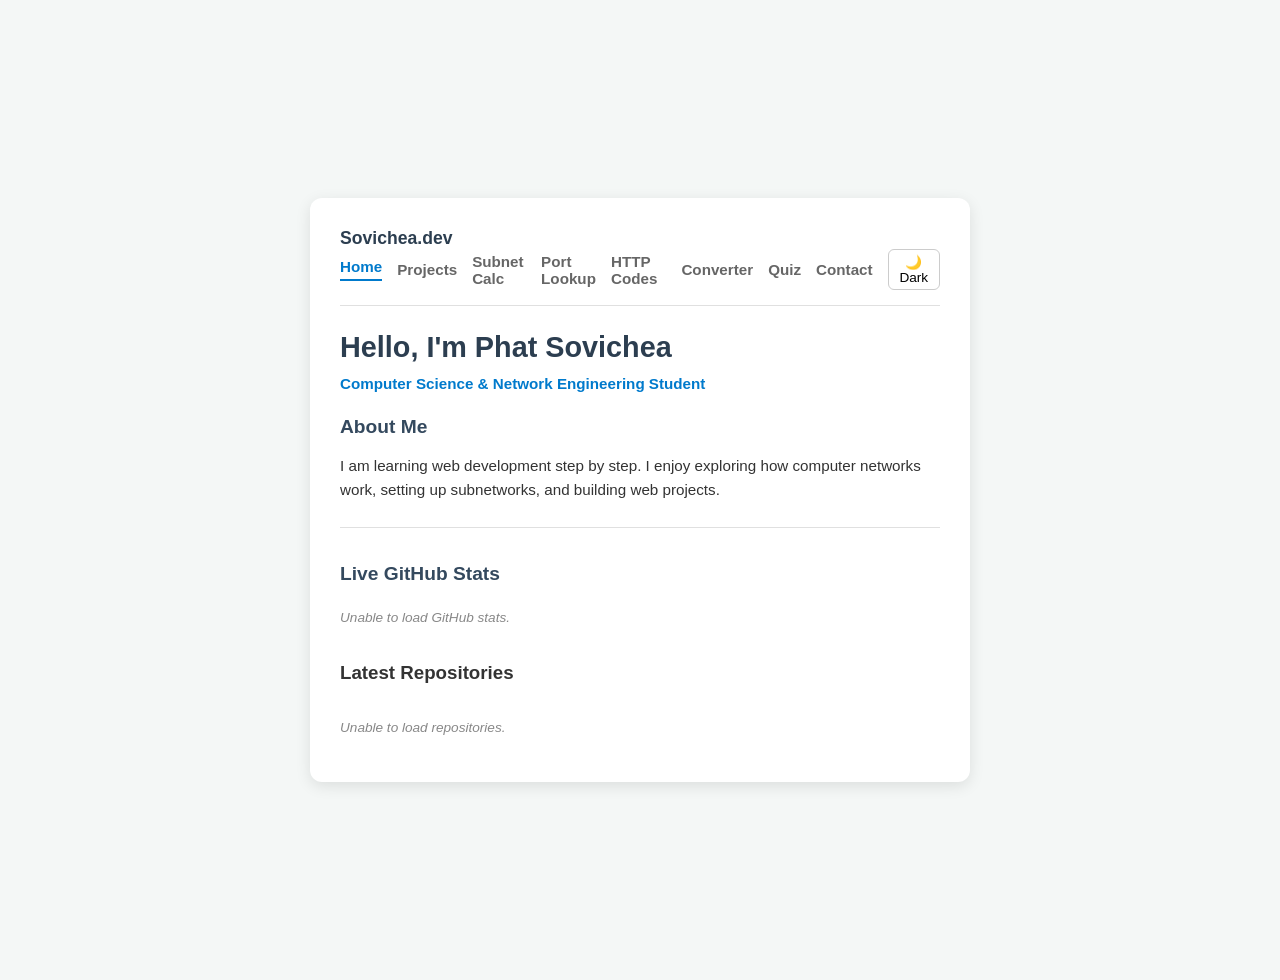
<file: index.html>
<!DOCTYPE html>
<html lang="en">
<head>
    <meta charset="UTF-8">
    <meta name="viewport" content="width=device-width, initial-scale=1.0">
    <title>My Portfolio | Home</title>
    <link rel="stylesheet" href="style.css">
</head>
<body>

    <div class="portfolio-card">
        <header>
            <nav class="navbar">
                <span class="logo">Sovichea.dev</span>
                <button id="hamburger-btn" class="hamburger-btn" aria-label="Toggle Navigation">☰</button>

                <div id="nav-links" class="nav-links">
                    <a href="index.html" class="nav-link active">Home</a>
                    <a href="projects.html" class="nav-link">Projects</a>
                    <a href="subnet.html" class="nav-link">Subnet Calc</a>
                    <a href="ports.html" class="nav-link">Port Lookup</a>
                    <a href="http.html" class="nav-link">HTTP Codes</a>
                    <a href="converter.html" class="nav-link">Converter</a>
                    <a href="quiz.html" class="nav-link">Quiz</a>
                    <a href="contact.html" class="nav-link">Contact</a>
                    <button id="theme-toggle" class="theme-btn">🌙 Dark</button>
                </div>
            </nav>
            <h1>Hello, I'm Phat Sovichea</h1>
            <p class="subtitle">Computer Science & Network Engineering Student</p>
        </header>

        <main>
            <section>
                <h2>About Me</h2>
                <p>I am learning web development step by step. I enjoy exploring how computer networks work, setting up subnetworks, and building web projects.</p>
            </section>

            <!-- Live GitHub Stats & Recent Repos Section -->
            <section class="github-section">
                <h2>Live GitHub Stats</h2>
                <div id="github-stats" class="github-stats-container">
                    <p class="loading-text">Loading GitHub profile...</p>
                </div>

                <h3>Latest Repositories</h3>
                <div id="github-repos" class="github-repos-list">
                    <p class="loading-text">Fetching latest projects...</p>
                </div>
            </section>
        </main>
    </div>

    <script src="script.js"></script>
</body>
</html>
</file>
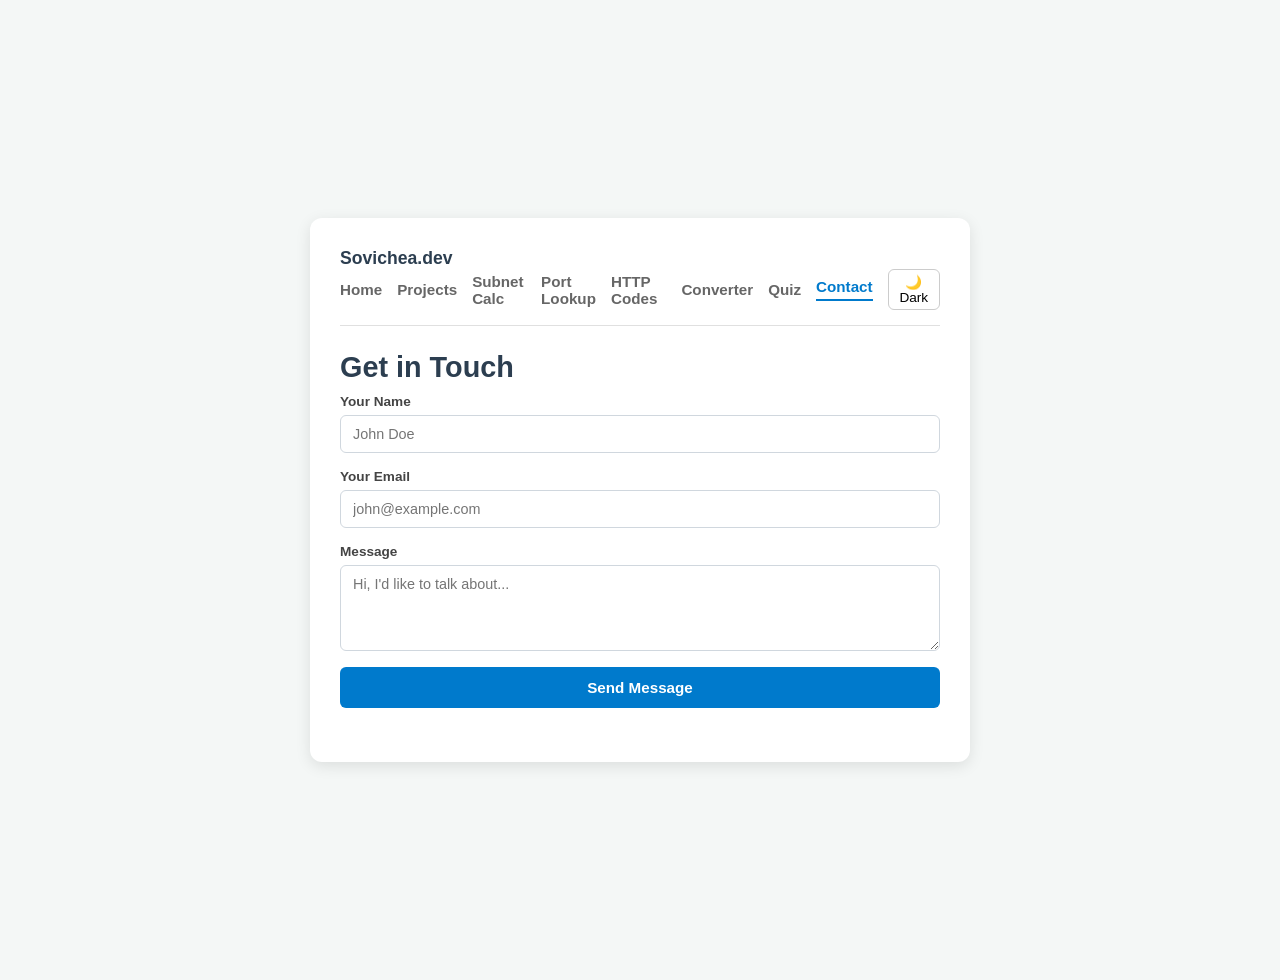
<file: contact.html>
<!DOCTYPE html>
<html lang="en">
<head>
    <meta charset="UTF-8">
    <meta name="viewport" content="width=device-width, initial-scale=1.0">
    <title>My Portfolio | Contact</title>
    <link rel="stylesheet" href="style.css">
</head>
<body>

    <div class="portfolio-card">
        <header>
            <nav class="navbar">
                <span class="logo">Sovichea.dev</span>
                <button id="hamburger-btn" class="hamburger-btn" aria-label="Toggle Navigation">☰</button>
                
                <div id="nav-links" class="nav-links">
                    <a href="index.html" class="nav-link">Home</a>
                    <a href="projects.html" class="nav-link">Projects</a>
                    <a href="subnet.html" class="nav-link">Subnet Calc</a>
                    <a href="ports.html" class="nav-link">Port Lookup</a>
                    <a href="http.html" class="nav-link">HTTP Codes</a>
                    <a href="converter.html" class="nav-link">Converter</a>
                    <a href="quiz.html" class="nav-link">Quiz</a>
                    <a href="contact.html" class="nav-link active">Contact</a>
                    <button id="theme-toggle" class="theme-btn">🌙 Dark</button>
                </div>
            </nav>
            <h1>Get in Touch</h1>
        </header>

        <main>
            <form id="contact-form" action="https://formspree.io/f/xnppdezq" method="POST">
                <div class="form-group">
                    <label for="name">Your Name</label>
                    <input type="text" id="name" name="name" placeholder="John Doe" required />
                </div>

                <div class="form-group">
                    <label for="email">Your Email</label>
                    <input type="email" id="email" name="email" placeholder="john@example.com" required />
                </div>

                <div class="form-group">
                    <label for="message">Message</label>
                    <textarea id="message" name="message" rows="4" placeholder="Hi, I'd like to talk about..." required></textarea>
                </div>

                <button type="submit" id="submit-btn" class="submit-btn">Send Message</button>
                <div id="form-status" class="form-status"></div>
            </form>
        </main>
    </div>

    <script src="script.js"></script>
</body>
</html>
</file>
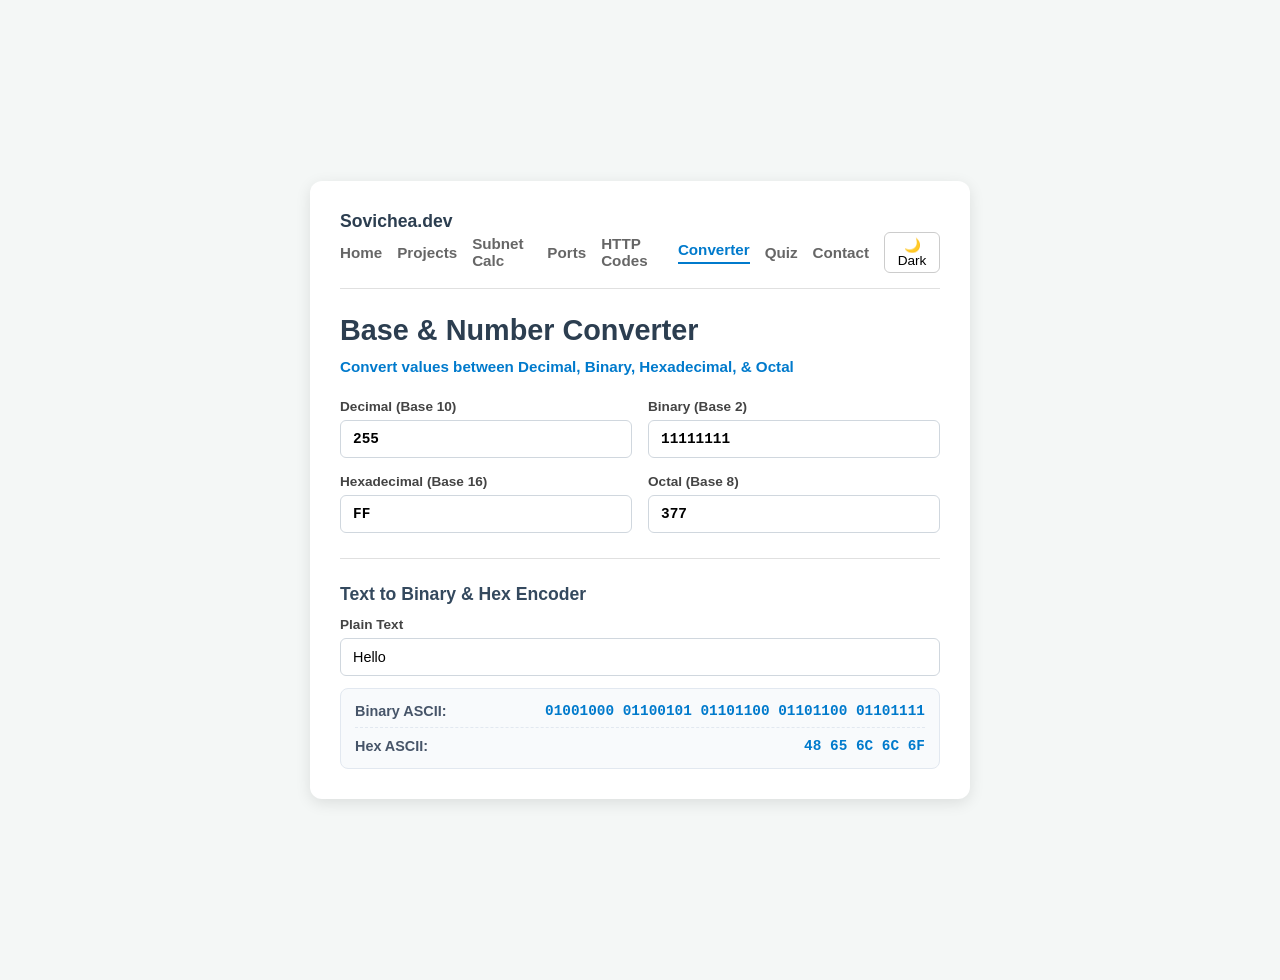
<file: converter.html>
<!DOCTYPE html>
<html lang="en">
<head>
    <meta charset="UTF-8">
    <meta name="viewport" content="width=device-width, initial-scale=1.0">
    <title>My Portfolio | Base Converter</title>
    <link rel="stylesheet" href="style.css">
</head>
<body>

    <div class="portfolio-card">
        <header>
            <nav class="navbar">
                <span class="logo">Sovichea.dev</span>
                <button id="hamburger-btn" class="hamburger-btn" aria-label="Toggle Navigation">☰</button>

                <div id="nav-links" class="nav-links">
                    <a href="index.html" class="nav-link">Home</a>
                    <a href="projects.html" class="nav-link">Projects</a>
                    <a href="subnet.html" class="nav-link">Subnet Calc</a>
                    <a href="ports.html" class="nav-link">Ports</a>
                    <a href="http.html" class="nav-link">HTTP Codes</a>
                    <a href="converter.html" class="nav-link active">Converter</a>
                    <a href="quiz.html" class="nav-link">Quiz</a>
                    <a href="contact.html" class="nav-link">Contact</a>
                    <button id="theme-toggle" class="theme-btn">🌙 Dark</button>
                </div>
            </nav>
            <h1>Base & Number Converter</h1>
            <p class="subtitle">Convert values between Decimal, Binary, Hexadecimal, & Octal</p>
        </header>

        <main>
            <!-- Real-time Number Base Converter -->
            <div class="converter-grid">
                <div class="form-group">
                    <label for="base-dec">Decimal (Base 10)</label>
                    <input type="text" id="base-dec" placeholder="e.g. 255" value="255">
                </div>

                <div class="form-group">
                    <label for="base-bin">Binary (Base 2)</label>
                    <input type="text" id="base-bin" placeholder="e.g. 11111111">
                </div>

                <div class="form-group">
                    <label for="base-hex">Hexadecimal (Base 16)</label>
                    <input type="text" id="base-hex" placeholder="e.g. FF">
                </div>

                <div class="form-group">
                    <label for="base-oct">Octal (Base 8)</label>
                    <input type="text" id="base-oct" placeholder="e.g. 377">
                </div>
            </div>

            <hr class="section-divider">

            <!-- Text to Binary / Hex Encoder -->
            <div class="text-encoder-section">
                <h2>Text to Binary & Hex Encoder</h2>
                <div class="form-group">
                    <label for="text-input">Plain Text</label>
                    <input type="text" id="text-input" placeholder="Type text here... (e.g. Hello)" value="Hello">
                </div>

                <div class="encoded-results">
                    <div class="result-row">
                        <span class="result-label">Binary ASCII:</span>
                        <span id="text-bin-result" class="result-val">-</span>
                    </div>
                    <div class="result-row">
                        <span class="result-label">Hex ASCII:</span>
                        <span id="text-hex-result" class="result-val">-</span>
                    </div>
                </div>
            </div>
        </main>
    </div>

    <script src="script.js"></script>
</body>
</html>
</file>
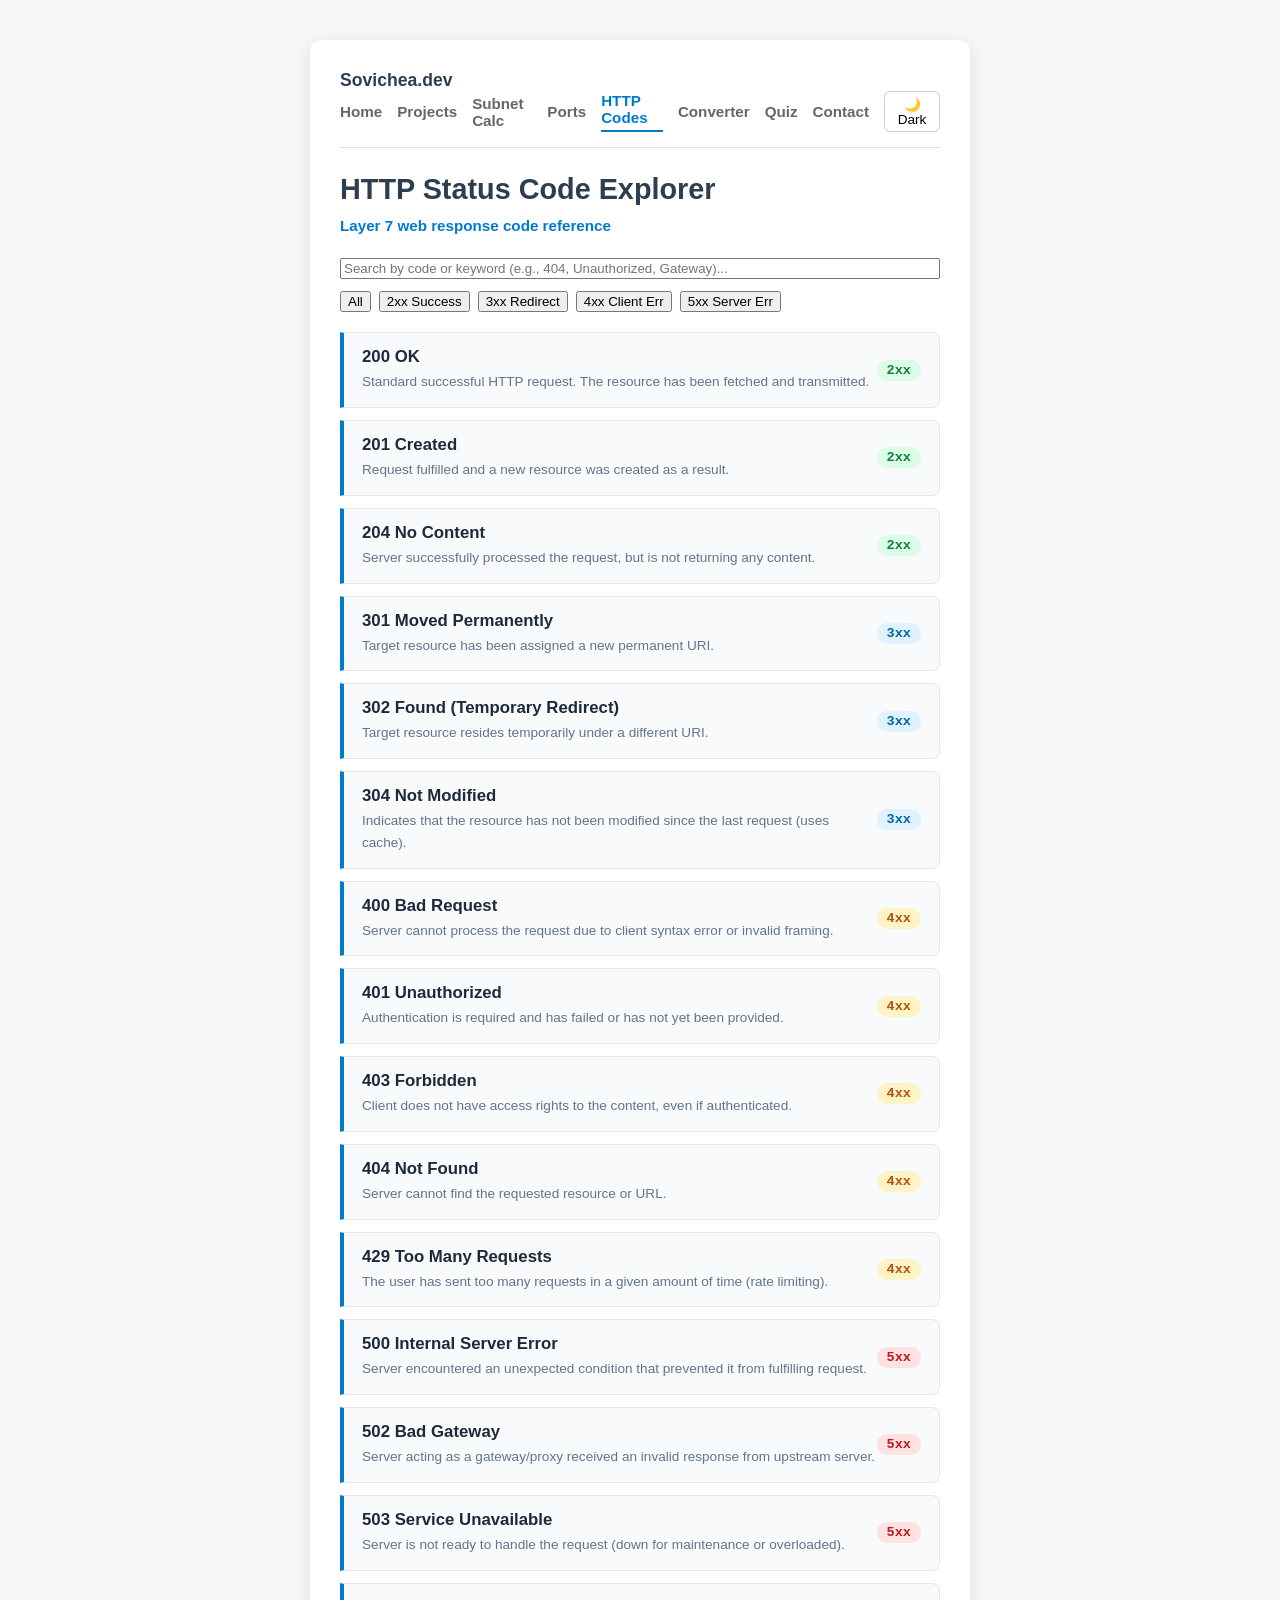
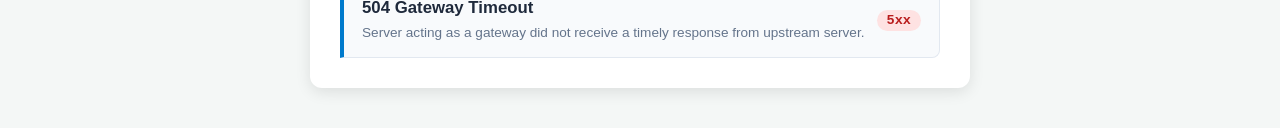
<file: http.html>
<!DOCTYPE html>
<html lang="en">
<head>
    <meta charset="UTF-8">
    <meta name="viewport" content="width=device-width, initial-scale=1.0">
    <title>My Portfolio | HTTP Status Codes</title>
    <link rel="stylesheet" href="style.css">
</head>
<body>

    <div class="portfolio-card">
        <header>
            <nav class="navbar">
                <span class="logo">Sovichea.dev</span>
                <button id="hamburger-btn" class="hamburger-btn" aria-label="Toggle Navigation">☰</button>

                <div id="nav-links" class="nav-links">
                    <a href="index.html" class="nav-link">Home</a>
                    <a href="projects.html" class="nav-link">Projects</a>
                    <a href="subnet.html" class="nav-link">Subnet Calc</a>
                    <a href="ports.html" class="nav-link">Ports</a>
                    <a href="http.html" class="nav-link active">HTTP Codes</a>
                    <a href="converter.html" class="nav-link">Converter</a>
                    <a href="quiz.html" class="nav-link">Quiz</a>
                    <a href="contact.html" class="nav-link">Contact</a>
                    <button id="theme-toggle" class="theme-btn">🌙 Dark</button>
                </div>
            </nav>
            <h1>HTTP Status Code Explorer</h1>
            <p class="subtitle">Layer 7 web response code reference</p>
        </header>

        <main>
            <div class="filter-controls">
                <input type="text" id="http-search" placeholder="Search by code or keyword (e.g., 404, Unauthorized, Gateway)..." />
                
                <div class="filter-buttons">
                    <button class="http-filter-btn active" data-category="all">All</button>
                    <button class="http-filter-btn" data-category="2xx">2xx Success</button>
                    <button class="http-filter-btn" data-category="3xx">3xx Redirect</button>
                    <button class="http-filter-btn" data-category="4xx">4xx Client Err</button>
                    <button class="http-filter-btn" data-category="5xx">5xx Server Err</button>
                </div>
            </div>

            <!-- Dynamic HTTP status cards container -->
            <div id="http-list" class="ports-grid"></div>
        </main>
    </div>

    <script src="script.js"></script>
</body>
</html>
</file>
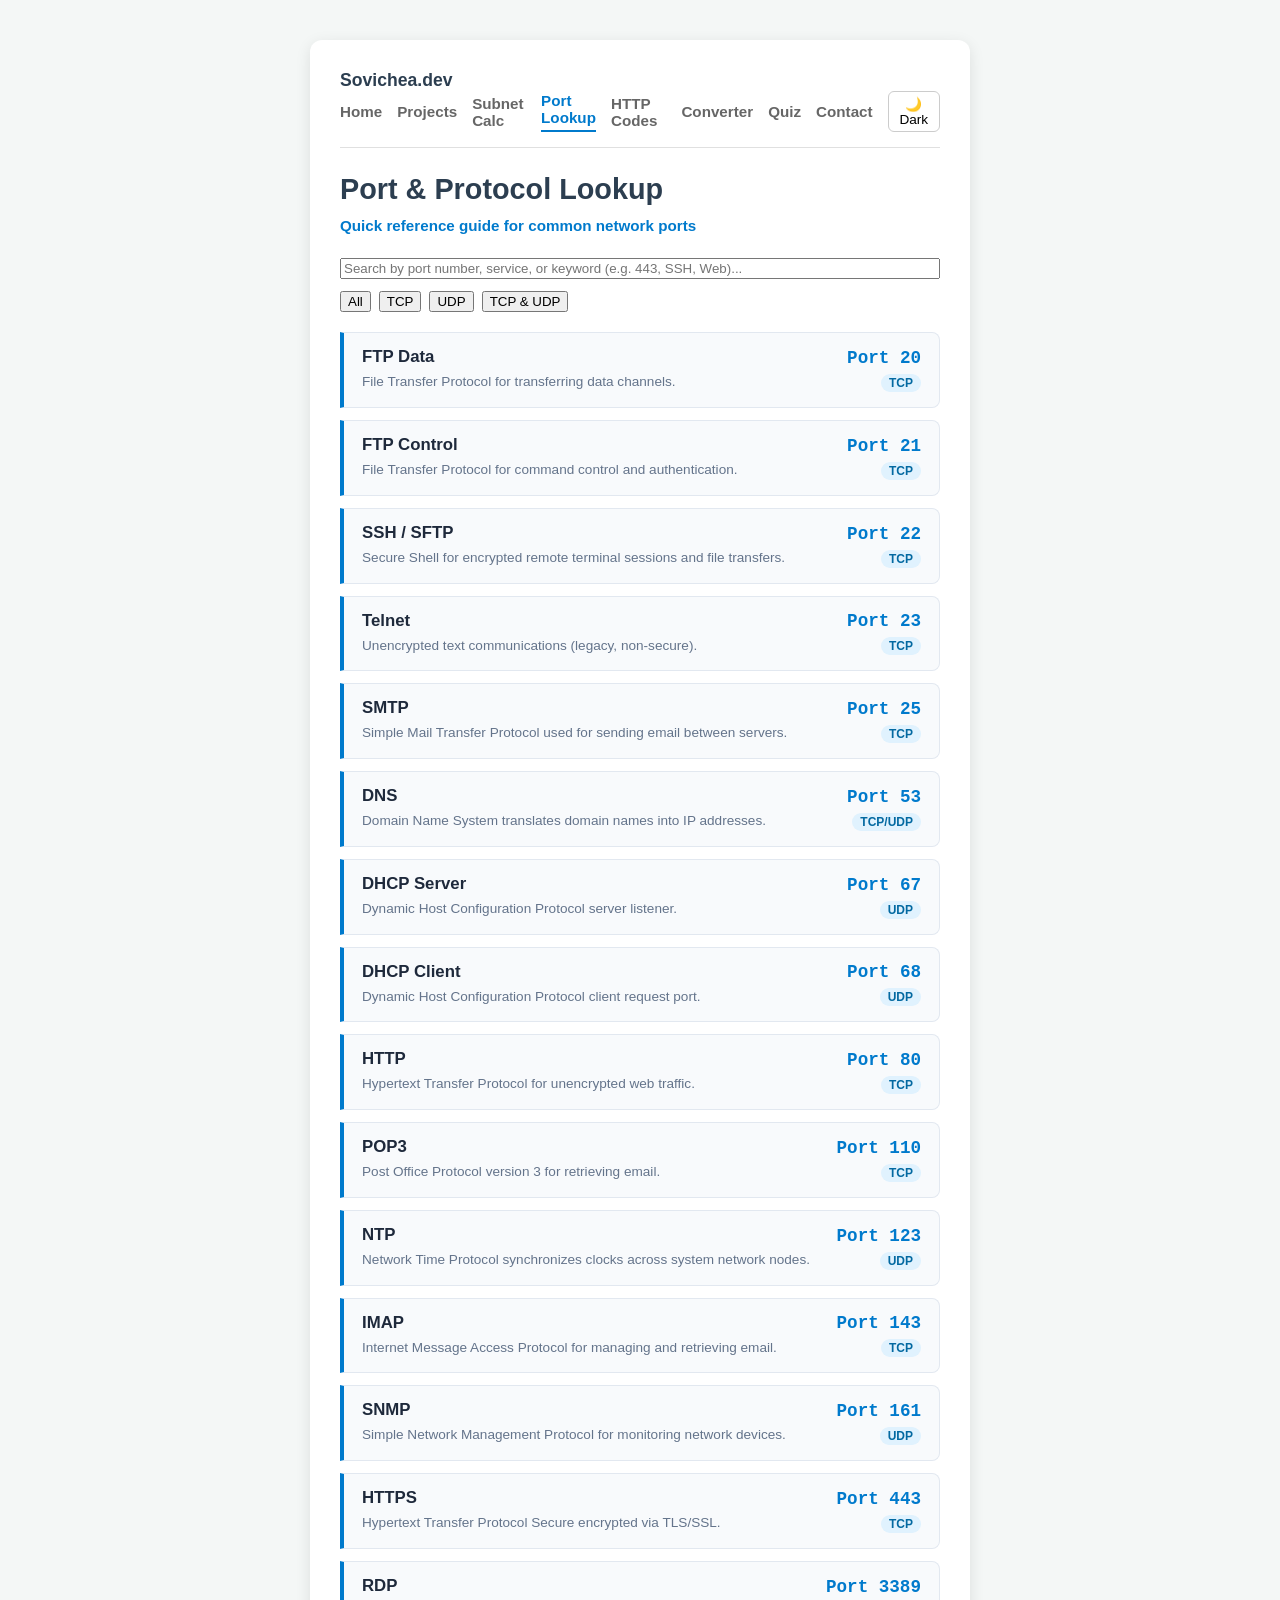
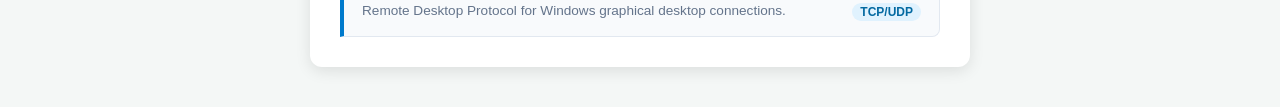
<file: ports.html>
<!DOCTYPE html>
<html lang="en">
<head>
    <meta charset="UTF-8">
    <meta name="viewport" content="width=device-width, initial-scale=1.0">
    <title>My Portfolio | Port Lookup</title>
    <link rel="stylesheet" href="style.css">
</head>
<body>

    <div class="portfolio-card">
        <header>
            <nav class="navbar">
                <span class="logo">Sovichea.dev</span>
                <button id="hamburger-btn" class="hamburger-btn" aria-label="Toggle Navigation">☰</button>

                <div id="nav-links" class="nav-links">
                    <a href="index.html" class="nav-link">Home</a>
                    <a href="projects.html" class="nav-link">Projects</a>
                    <a href="subnet.html" class="nav-link">Subnet Calc</a>
                    <a href="ports.html" class="nav-link active">Port Lookup</a>
                    <a href="http.html" class="nav-link">HTTP Codes</a>
                    <a href="converter.html" class="nav-link">Converter</a>
                    <a href="quiz.html" class="nav-link">Quiz</a>
                    <a href="contact.html" class="nav-link">Contact</a>
                    <button id="theme-toggle" class="theme-btn">🌙 Dark</button>
                </div>
            </nav>
            <h1>Port & Protocol Lookup</h1>
            <p class="subtitle">Quick reference guide for common network ports</p>
        </header>

        <main>
            <div class="filter-controls">
                <input type="text" id="port-search" placeholder="Search by port number, service, or keyword (e.g. 443, SSH, Web)..." />
                
                <div class="filter-buttons">
                    <button class="port-filter-btn active" data-type="all">All</button>
                    <button class="port-filter-btn" data-type="TCP">TCP</button>
                    <button class="port-filter-btn" data-type="UDP">UDP</button>
                    <button class="port-filter-btn" data-type="TCP/UDP">TCP & UDP</button>
                </div>
            </div>

            <!-- Container where port cards will be rendered -->
            <div id="ports-list" class="ports-grid"></div>
        </main>
    </div>

    <script src="script.js"></script>
</body>
</html>
</file>
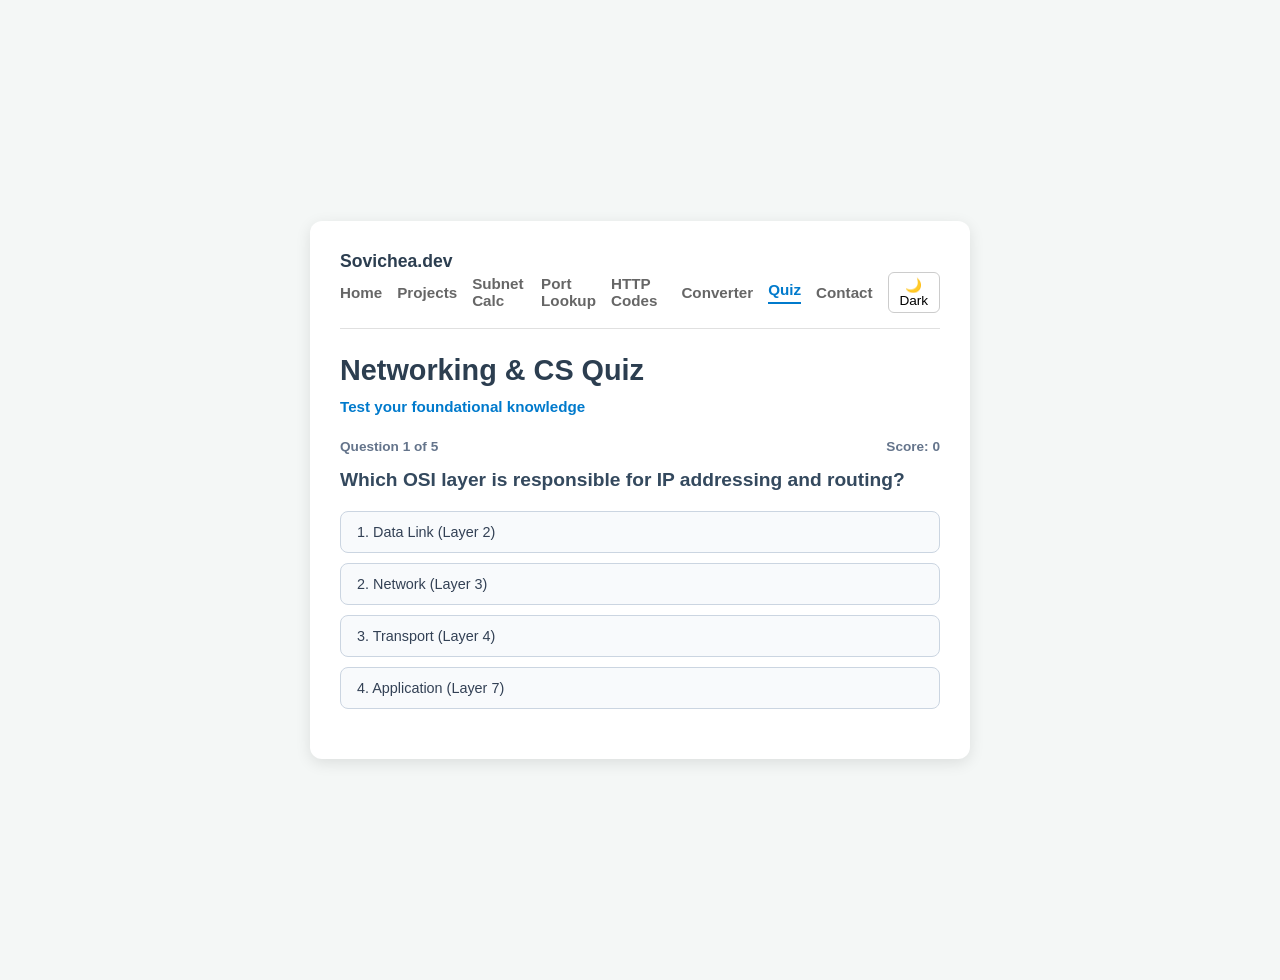
<file: quiz.html>
<!DOCTYPE html>
<html lang="en">
<head>
    <meta charset="UTF-8">
    <meta name="viewport" content="width=device-width, initial-scale=1.0">
    <title>My Portfolio | Knowledge Quiz</title>
    <link rel="stylesheet" href="style.css">
</head>
<body>

    <div class="portfolio-card">
        <header>
            <nav class="navbar">
                <span class="logo">Sovichea.dev</span>
                <button id="hamburger-btn" class="hamburger-btn" aria-label="Toggle Navigation">☰</button>

                <div id="nav-links" class="nav-links">
                    <a href="index.html" class="nav-link">Home</a>
                    <a href="projects.html" class="nav-link">Projects</a>
                    <a href="subnet.html" class="nav-link">Subnet Calc</a>
                    <a href="ports.html" class="nav-link">Port Lookup</a>
                    <a href="http.html" class="nav-link">HTTP Codes</a>
                    <a href="converter.html" class="nav-link">Converter</a>
                    <a href="quiz.html" class="nav-link active">Quiz</a>
                    <a href="contact.html" class="nav-link">Contact</a>
                    <button id="theme-toggle" class="theme-btn">🌙 Dark</button>
                </div>
            </nav>
            <h1>Networking & CS Quiz</h1>
            <p class="subtitle">Test your foundational knowledge</p>
        </header>

        <main>
            <div id="quiz-container" class="quiz-container">
                <div class="quiz-header">
                    <span id="question-count" class="question-count">Question 1 of 5</span>
                    <span id="score-count" class="score-count">Score: 0</span>
                </div>

                <div id="quiz-body">
                    <h2 id="question-text">Loading question...</h2>
                    <div id="options-container" class="options-container"></div>
                </div>

                <div id="quiz-footer">
                    <button id="next-btn" class="submit-btn" style="display: none;">Next Question</button>
                </div>
            </div>

            <!-- Final Result Screen (Hidden by default) -->
            <div id="result-screen" class="result-card" style="display: none;">
                <h2>Quiz Complete! 🎉</h2>
                <p id="final-score-text">You scored 0 out of 5</p>
                <button id="restart-btn" class="submit-btn">Try Again</button>
            </div>
        </main>
    </div>

    <script src="script.js"></script>
</body>
</html>
</file>
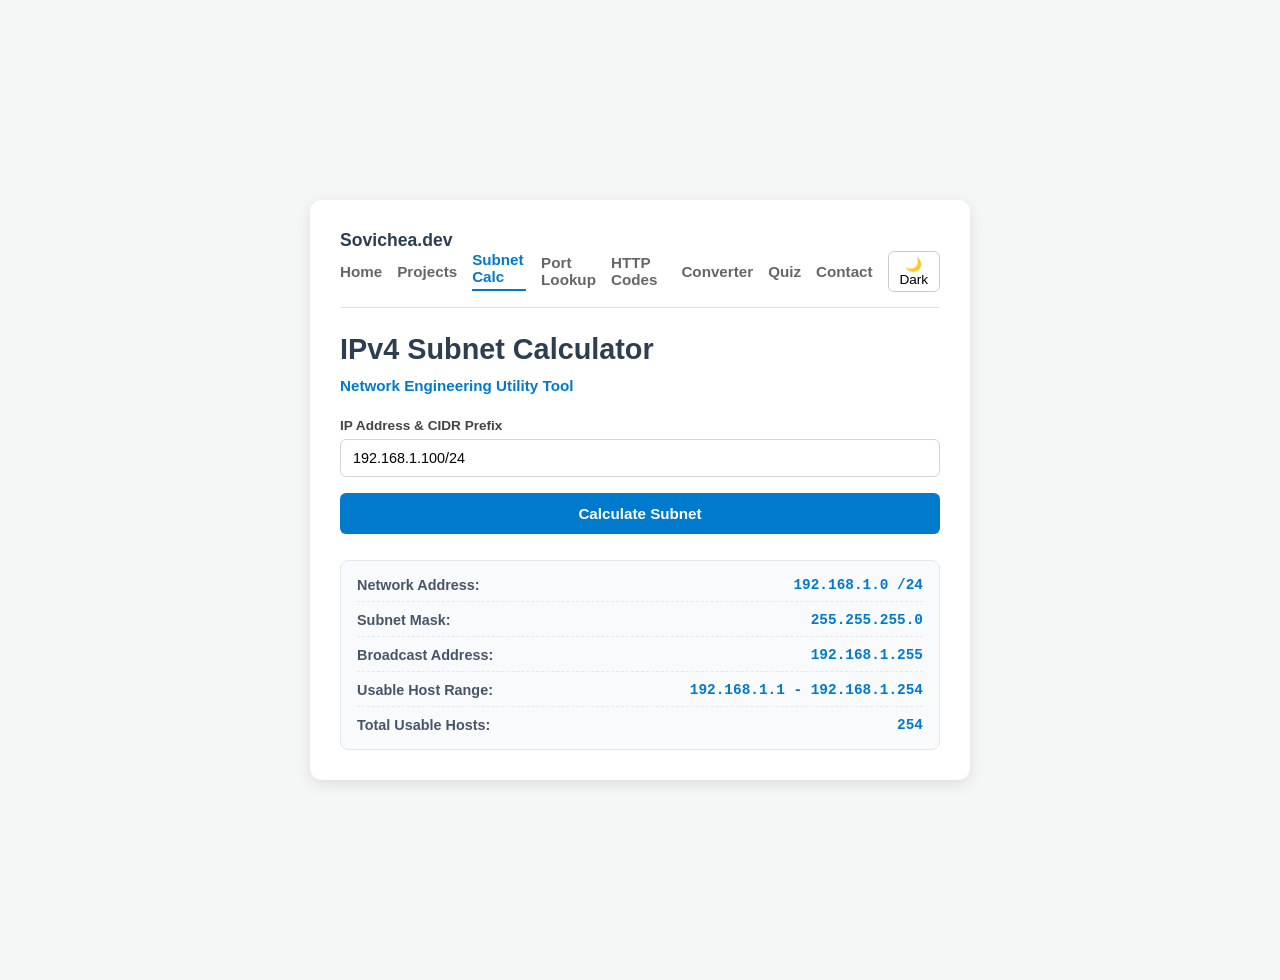
<file: subnet.html>
<!DOCTYPE html>
<html lang="en">
<head>
    <meta charset="UTF-8">
    <meta name="viewport" content="width=device-width, initial-scale=1.0">
    <title>My Portfolio | Subnet Calculator</title>
    <link rel="stylesheet" href="style.css">
</head>
<body>

    <div class="portfolio-card">
        <header>
            <nav class="navbar">
                <span class="logo">Sovichea.dev</span>
                <button id="hamburger-btn" class="hamburger-btn" aria-label="Toggle Navigation">☰</button>

                <div id="nav-links" class="nav-links">
                    <a href="index.html" class="nav-link">Home</a>
                    <a href="projects.html" class="nav-link">Projects</a>
                    <a href="subnet.html" class="nav-link active">Subnet Calc</a>
                    <a href="ports.html" class="nav-link">Port Lookup</a>
                    <a href="http.html" class="nav-link">HTTP Codes</a>
                    <a href="converter.html" class="nav-link">Converter</a>
                    <a href="quiz.html" class="nav-link">Quiz</a>
                    <a href="contact.html" class="nav-link">Contact</a>
                    <button id="theme-toggle" class="theme-btn">🌙 Dark</button>
                </div>
            </nav>
            <h1>IPv4 Subnet Calculator</h1>
            <p class="subtitle">Network Engineering Utility Tool</p>
        </header>

        <main>
            <div class="subnet-tool">
                <div class="form-group">
                    <label for="ip-input">IP Address & CIDR Prefix</label>
                    <input type="text" id="ip-input" placeholder="e.g., 192.168.1.100/24" value="192.168.1.100/24">
                </div>
                <button id="calc-btn" class="submit-btn">Calculate Subnet</button>

                <div id="subnet-results" class="subnet-results-card">
                    <div class="result-row">
                        <span class="result-label">Network Address:</span>
                        <span id="res-network" class="result-val">-</span>
                    </div>
                    <div class="result-row">
                        <span class="result-label">Subnet Mask:</span>
                        <span id="res-mask" class="result-val">-</span>
                    </div>
                    <div class="result-row">
                        <span class="result-label">Broadcast Address:</span>
                        <span id="res-broadcast" class="result-val">-</span>
                    </div>
                    <div class="result-row">
                        <span class="result-label">Usable Host Range:</span>
                        <span id="res-range" class="result-val">-</span>
                    </div>
                    <div class="result-row">
                        <span class="result-label">Total Usable Hosts:</span>
                        <span id="res-hosts" class="result-val">-</span>
                    </div>
                </div>
            </div>
        </main>
    </div>

    <script src="script.js"></script>
</body>
</html>
</file>
<file: style.css>
/* 1. Global Setup */
body {
    font-family: 'Segoe UI', Tahoma, Geneva, Verdana, sans-serif;
    background-color: #f4f7f6;
    color: #333333;
    margin: 0;
    padding: 40px 20px;
    display: flex;
    justify-content: center;
    align-items: center;
    min-height: 100vh;
}

/* 2. Main Card Container */
.portfolio-card {
    background-color: #ffffff;
    max-width: 600px;
    width: 100%;
    padding: 30px;
    border-radius: 12px;
    box-shadow: 0 4px 15px rgba(0, 0, 0, 0.1);
}

/* 3. Navigation Bar Styling */
.navbar {
    display: flex;
    justify-content: space-between;
    align-items: center;
    margin-bottom: 25px;
    border-bottom: 1px solid #e0e0e0;
    padding-bottom: 15px;
    flex-wrap: wrap;
}

.logo {
    font-weight: 700;
    font-size: 1.1rem;
    color: #2c3e50;
}

.nav-links {
    display: flex;
    align-items: center;
    gap: 15px;
}

.navbar a {
    text-decoration: none;
    color: #666666;
    font-weight: 600;
    font-size: 0.95rem;
    transition: color 0.2s ease;
}

.navbar a:hover {
    color: #007acc;
}

.navbar a.active {
    color: #007acc;
    border-bottom: 2px solid #007acc;
    padding-bottom: 4px;
}

.hamburger-btn {
    display: none; /* Hidden on desktop screens */
    background: transparent;
    border: none;
    font-size: 1.4rem;
    cursor: pointer;
    color: #333333;
}

/* 4. Typography & Headers */
h1 {
    color: #2c3e50;
    margin: 0 0 8px 0;
    font-size: 1.8rem;
}

.subtitle {
    color: #007acc;
    font-weight: 600;
    margin: 0 0 20px 0;
}

h2 {
    color: #34495e;
    font-size: 1.2rem;
    margin-top: 15px;
    margin-bottom: 8px;
}

p, li {
    line-height: 1.6;
    font-size: 0.95rem;
}

/* 5. Project Cards */
.project-item {
    background-color: #f8fafc;
    border-left: 4px solid #007acc;
    padding: 12px 18px;
    margin-bottom: 15px;
    border-radius: 0 8px 8px 0;
}

.contact-links {
    list-style: none;
    padding-left: 0;
}

.contact-links li {
    margin-bottom: 10px;
}

/* 6. Dark Mode Styles */
body.dark-mode {
    background-color: #1a1a2e;
    color: #e0e0e0;
}

body.dark-mode .portfolio-card {
    background-color: #16213e;
    box-shadow: 0 4px 15px rgba(0, 0, 0, 0.5);
}

body.dark-mode h1, 
body.dark-mode h2 {
    color: #ffffff;
}

body.dark-mode .navbar a {
    color: #a0a0a0;
}

body.dark-mode .navbar a:hover,
body.dark-mode .navbar a.active {
    color: #4ea8de;
    border-color: #4ea8de;
}

body.dark-mode .project-item {
    background-color: #0f3460;
    border-left-color: #4ea8de;
}

/* Button Styling */
.theme-btn {
    margin-left: auto;
    background: transparent;
    border: 1px solid #ccc;
    padding: 4px 10px;
    border-radius: 6px;
    cursor: pointer;
    font-size: 0.85rem;
    transition: all 0.2s ease;
}

body.dark-mode .theme-btn {
    border-color: #4ea8de;
    color: #ffffff;
}

/* 7. Search & Filter Bar */
.filter-controls {
    margin-bottom: 20px;
    display: flex;
    flex-direction: column;
    gap: 12px;
}

#search-input {
    width: 100%;
    padding: 10px 14px;
    border: 1px solid #d0d7de;
    border-radius: 6px;
    font-size: 0.9rem;
    box-sizing: border-box;
    outline: none;
}

#search-input:focus {
    border-color: #007acc;
}

.filter-buttons {
    display: flex;
    gap: 8px;
    flex-wrap: wrap;
}

.filter-btn {
    background-color: #eef2f5;
    border: none;
    padding: 6px 14px;
    border-radius: 20px;
    font-size: 0.85rem;
    cursor: pointer;
    font-weight: 600;
    color: #555555;
    transition: all 0.2s ease;
}

.filter-btn:hover,
.filter-btn.active {
    background-color: #007acc;
    color: #ffffff;
}

/* Tag Badges on Cards */
.tags {
    display: flex;
    gap: 6px;
    margin-top: 10px;
}

.tag-badge {
    background-color: #e2e8f0;
    color: #334155;
    font-size: 0.75rem;
    padding: 2px 8px;
    border-radius: 4px;
    font-weight: 600;
}

/* Dark Mode Overrides for Filters */
body.dark-mode #search-input {
    background-color: #0f3460;
    border-color: #1f4287;
    color: #ffffff;
}

body.dark-mode .filter-btn {
    background-color: #0f3460;
    color: #a0a0a0;
}

body.dark-mode .filter-btn:hover,
body.dark-mode .filter-btn.active {
    background-color: #4ea8de;
    color: #ffffff;
}

body.dark-mode .tag-badge {
    background-color: #1f4287;
    color: #e0e0e0;
}

/* 8. Contact Form Styles */
#contact-form {
    display: flex;
    flex-direction: column;
    gap: 16px;
    margin-top: 10px;
}

.form-group {
    display: flex;
    flex-direction: column;
    gap: 6px;
}

.form-group label {
    font-size: 0.85rem;
    font-weight: 600;
    color: #444444;
}

.form-group input,
.form-group textarea {
    padding: 10px 12px;
    border: 1px solid #d0d7de;
    border-radius: 6px;
    font-size: 0.9rem;
    font-family: inherit;
    outline: none;
    transition: border-color 0.2s ease;
}

.form-group input:focus,
.form-group textarea:focus {
    border-color: #007acc;
}

.submit-btn {
    background-color: #007acc;
    color: #ffffff;
    border: none;
    padding: 12px;
    border-radius: 6px;
    font-weight: 600;
    font-size: 0.95rem;
    cursor: pointer;
    transition: background-color 0.2s ease;
}

.submit-btn:hover {
    background-color: #005999;
}

.form-status {
    font-size: 0.85rem;
    margin-top: 8px;
    font-weight: 600;
}

.form-status.success {
    color: #2e7d32;
}

.form-status.error {
    color: #d32f2f;
}

/* Dark Mode Overrides for Form */
body.dark-mode .form-group label {
    color: #e0e0e0;
}

body.dark-mode .form-group input,
body.dark-mode .form-group textarea {
    background-color: #0f3460;
    border-color: #1f4287;
    color: #ffffff;
}

body.dark-mode .submit-btn {
    background-color: #4ea8de;
}

body.dark-mode .submit-btn:hover {
    background-color: #3a86b7;
}

/* 9. Mobile Responsive Media Queries */
@media (max-width: 600px) {
    body {
        padding: 15px 10px;
    }

    .portfolio-card {
        padding: 20px;
    }

    .hamburger-btn {
        display: block; /* Show hamburger button on small screens */
    }

    .nav-links {
        display: none; /* Hide navigation links by default on mobile */
        flex-direction: column;
        width: 100%;
        gap: 12px;
        margin-top: 15px;
        padding-top: 15px;
        border-top: 1px solid #e0e0e0;
        align-items: flex-start;
    }

    .nav-links.active {
        display: flex; /* Display links when active class is toggled */
    }

    .theme-btn {
        margin-left: 0;
        width: 100%;
    }
}

/* Dark Mode Overrides for Mobile Menu */
body.dark-mode .logo {
    color: #ffffff;
}

body.dark-mode .hamburger-btn {
    color: #ffffff;
}

body.dark-mode .nav-links {
    border-top-color: #1f4287;
}

/* 10. Live GitHub Stats & Repos */
.github-section {
    margin-top: 25px;
    border-top: 1px solid #e0e0e0;
    padding-top: 20px;
}

.github-stats-container {
    display: flex;
    gap: 15px;
    margin-bottom: 20px;
}

.stat-box {
    flex: 1;
    background-color: #f8fafc;
    border: 1px solid #e2e8f0;
    padding: 12px;
    border-radius: 8px;
    text-align: center;
}

.stat-number {
    display: block;
    font-size: 1.4rem;
    font-weight: 700;
    color: #007acc;
}

.stat-label {
    font-size: 0.8rem;
    color: #64748b;
}

.github-repos-list {
    display: flex;
    flex-direction: column;
    gap: 10px;
}

.repo-card {
    background-color: #ffffff;
    border: 1px solid #e2e8f0;
    padding: 12px 16px;
    border-radius: 8px;
    text-decoration: none;
    color: inherit;
    transition: transform 0.2s ease, border-color 0.2s ease;
}

.repo-card:hover {
    transform: translateY(-2px);
    border-color: #007acc;
}

.repo-header {
    display: flex;
    justify-content: space-between;
    align-items: center;
}

.repo-title {
    font-weight: 600;
    color: #007acc;
    font-size: 0.95rem;
}

.repo-stars {
    font-size: 0.8rem;
    color: #64748b;
}

.repo-desc {
    font-size: 0.85rem;
    color: #475569;
    margin: 6px 0 0 0;
}

.loading-text {
    font-size: 0.85rem;
    color: #888888;
    font-style: italic;
}

/* Dark Mode Overrides for GitHub Section */
body.dark-mode .github-section {
    border-top-color: #1f4287;
}

body.dark-mode .stat-box {
    background-color: #0f3460;
    border-color: #1f4287;
}

body.dark-mode .stat-number {
    color: #4ea8de;
}

body.dark-mode .stat-label {
    color: #a0a0a0;
}

body.dark-mode .repo-card {
    background-color: #0f3460;
    border-color: #1f4287;
}

body.dark-mode .repo-title {
    color: #4ea8de;
}

body.dark-mode .repo-desc,
body.dark-mode .repo-stars {
    color: #cbd5e1;
}

/* 11. Subnet Calculator Tool */
.subnet-tool {
    display: flex;
    flex-direction: column;
    gap: 16px;
}

.subnet-results-card {
    background-color: #f8fafc;
    border: 1px solid #e2e8f0;
    border-radius: 8px;
    padding: 16px;
    margin-top: 10px;
    display: flex;
    flex-direction: column;
    gap: 10px;
}

.result-row {
    display: flex;
    justify-content: space-between;
    align-items: center;
    border-bottom: 1px dashed #e2e8f0;
    padding-bottom: 8px;
    font-size: 0.9rem;
}

.result-row:last-child {
    border-bottom: none;
    padding-bottom: 0;
}

.result-label {
    font-weight: 600;
    color: #475569;
}

.result-val {
    font-family: 'Courier New', Courier, monospace;
    font-weight: 700;
    color: #007acc;
}

/* Dark Mode Overrides for Subnet Tool */
body.dark-mode .subnet-results-card {
    background-color: #0f3460;
    border-color: #1f4287;
}

body.dark-mode .result-row {
    border-bottom-color: #1f4287;
}

body.dark-mode .result-label {
    color: #cbd5e1;
}

body.dark-mode .result-val {
    color: #4ea8de;
}

/* 12. Knowledge Quiz Widget */
.quiz-header {
    display: flex;
    justify-content: space-between;
    font-size: 0.85rem;
    font-weight: 600;
    color: #64748b;
    margin-bottom: 15px;
}

.options-container {
    display: flex;
    flex-direction: column;
    gap: 10px;
    margin: 20px 0;
}

.option-btn {
    background-color: #f8fafc;
    border: 1px solid #cbd5e1;
    padding: 12px 16px;
    border-radius: 8px;
    font-size: 0.9rem;
    text-align: left;
    cursor: pointer;
    transition: all 0.2s ease;
    color: #334155;
    font-weight: 500;
}

.option-btn:hover:not([disabled]) {
    background-color: #e2e8f0;
    border-color: #007acc;
}

.option-btn.correct {
    background-color: #dcfce7;
    border-color: #22c55e;
    color: #15803d;
}

.option-btn.incorrect {
    background-color: #fee2e2;
    border-color: #ef4444;
    color: #b91c1c;
}

.result-card {
    text-align: center;
    padding: 20px;
}

/* Dark Mode Overrides for Quiz */
body.dark-mode .quiz-header {
    color: #a0a0a0;
}

body.dark-mode .option-btn {
    background-color: #0f3460;
    border-color: #1f4287;
    color: #e0e0e0;
}

body.dark-mode .option-btn:hover:not([disabled]) {
    background-color: #1a4980;
    border-color: #4ea8de;
}

body.dark-mode .option-btn.correct {
    background-color: #064e3b;
    border-color: #10b981;
    color: #a7f3d0;
}

body.dark-mode .option-btn.incorrect {
    background-color: #7f1d1d;
    border-color: #f87171;
    color: #fecaca;
}

/* 13. Port & Protocol Lookup Tool */
.ports-grid {
    display: flex;
    flex-direction: column;
    gap: 12px;
    margin-top: 15px;
}

.port-card {
    background-color: #f8fafc;
    border: 1px solid #e2e8f0;
    border-left: 4px solid #007acc;
    padding: 14px 18px;
    border-radius: 0 8px 8px 0;
    display: flex;
    justify-content: space-between;
    align-items: center;
    transition: transform 0.2s ease, border-color 0.2s ease;
}

.port-card:hover {
    transform: translateX(3px);
}

.port-info h2 {
    margin: 0 0 4px 0;
    font-size: 1.05rem;
    color: #1e293b;
}

.port-info p {
    margin: 0;
    font-size: 0.85rem;
    color: #64748b;
}

.port-badge-group {
    display: flex;
    flex-direction: column;
    align-items: flex-end;
    gap: 6px;
}

.port-number {
    font-family: 'Courier New', Courier, monospace;
    font-weight: 700;
    font-size: 1.1rem;
    color: #007acc;
}

.transport-badge {
    background-color: #e0f2fe;
    color: #0369a1;
    font-size: 0.75rem;
    font-weight: 600;
    padding: 2px 8px;
    border-radius: 12px;
}

/* Dark Mode Overrides for Port Lookup */
body.dark-mode .port-card {
    background-color: #0f3460;
    border-color: #1f4287;
    border-left-color: #4ea8de;
}

body.dark-mode .port-info h2 {
    color: #ffffff;
}

body.dark-mode .port-info p {
    color: #cbd5e1;
}

body.dark-mode .port-number {
    color: #4ea8de;
}

body.dark-mode .transport-badge {
    background-color: #1e3a8a;
    color: #93c5fd;
}

body.dark-mode .port-filter-btn {
    background-color: #0f3460;
    color: #a0a0a0;
}

body.dark-mode .port-filter-btn:hover,
body.dark-mode .port-filter-btn.active {
    background-color: #4ea8de;
    color: #ffffff;
}

/* 14. HTTP Status Code Explorer */
.code-badge {
    font-family: 'Courier New', Courier, monospace;
    font-weight: 700;
    font-size: 0.85rem;
    padding: 3px 10px;
    border-radius: 12px;
}

/* Category Badge Colors */
.badge-2xx {
    background-color: #dcfce7;
    color: #15803d;
}

.badge-3xx {
    background-color: #e0f2fe;
    color: #0369a1;
}

.badge-4xx {
    background-color: #fef3c7;
    color: #b45309;
}

.badge-5xx {
    background-color: #fee2e2;
    color: #b91c1c;
}

/* Dark Mode Overrides for Badges */
body.dark-mode .badge-2xx {
    background-color: #064e3b;
    color: #a7f3d0;
}

body.dark-mode .badge-3xx {
    background-color: #1e3a8a;
    color: #93c5fd;
}

body.dark-mode .badge-4xx {
    background-color: #78350f;
    color: #fde68a;
}

body.dark-mode .badge-5xx {
    background-color: #7f1d1d;
    color: #fecaca;
}

body.dark-mode .http-filter-btn {
    background-color: #0f3460;
    color: #a0a0a0;
}

body.dark-mode .http-filter-btn:hover,
body.dark-mode .http-filter-btn.active {
    background-color: #4ea8de;
    color: #ffffff;
}

/* 15. Base & Number System Converter */
.converter-grid {
    display: grid;
    grid-template-columns: 1fr 1fr;
    gap: 16px;
    margin-bottom: 20px;
}

.converter-grid input {
    font-family: 'Courier New', Courier, monospace;
    font-weight: 700;
}

.section-divider {
    border: none;
    border-top: 1px solid #e0e0e0;
    margin: 25px 0;
}

.text-encoder-section h2 {
    font-size: 1.1rem;
    margin-bottom: 12px;
}

.encoded-results {
    background-color: #f8fafc;
    border: 1px solid #e2e8f0;
    border-radius: 8px;
    padding: 14px;
    margin-top: 12px;
    display: flex;
    flex-direction: column;
    gap: 10px;
}

@media (max-width: 600px) {
    .converter-grid {
        grid-template-columns: 1fr;
    }
}

/* Dark Mode Overrides for Converter */
body.dark-mode .section-divider {
    border-top-color: #1f4287;
}

body.dark-mode .encoded-results {
    background-color: #0f3460;
    border-color: #1f4287;
}
</file>
